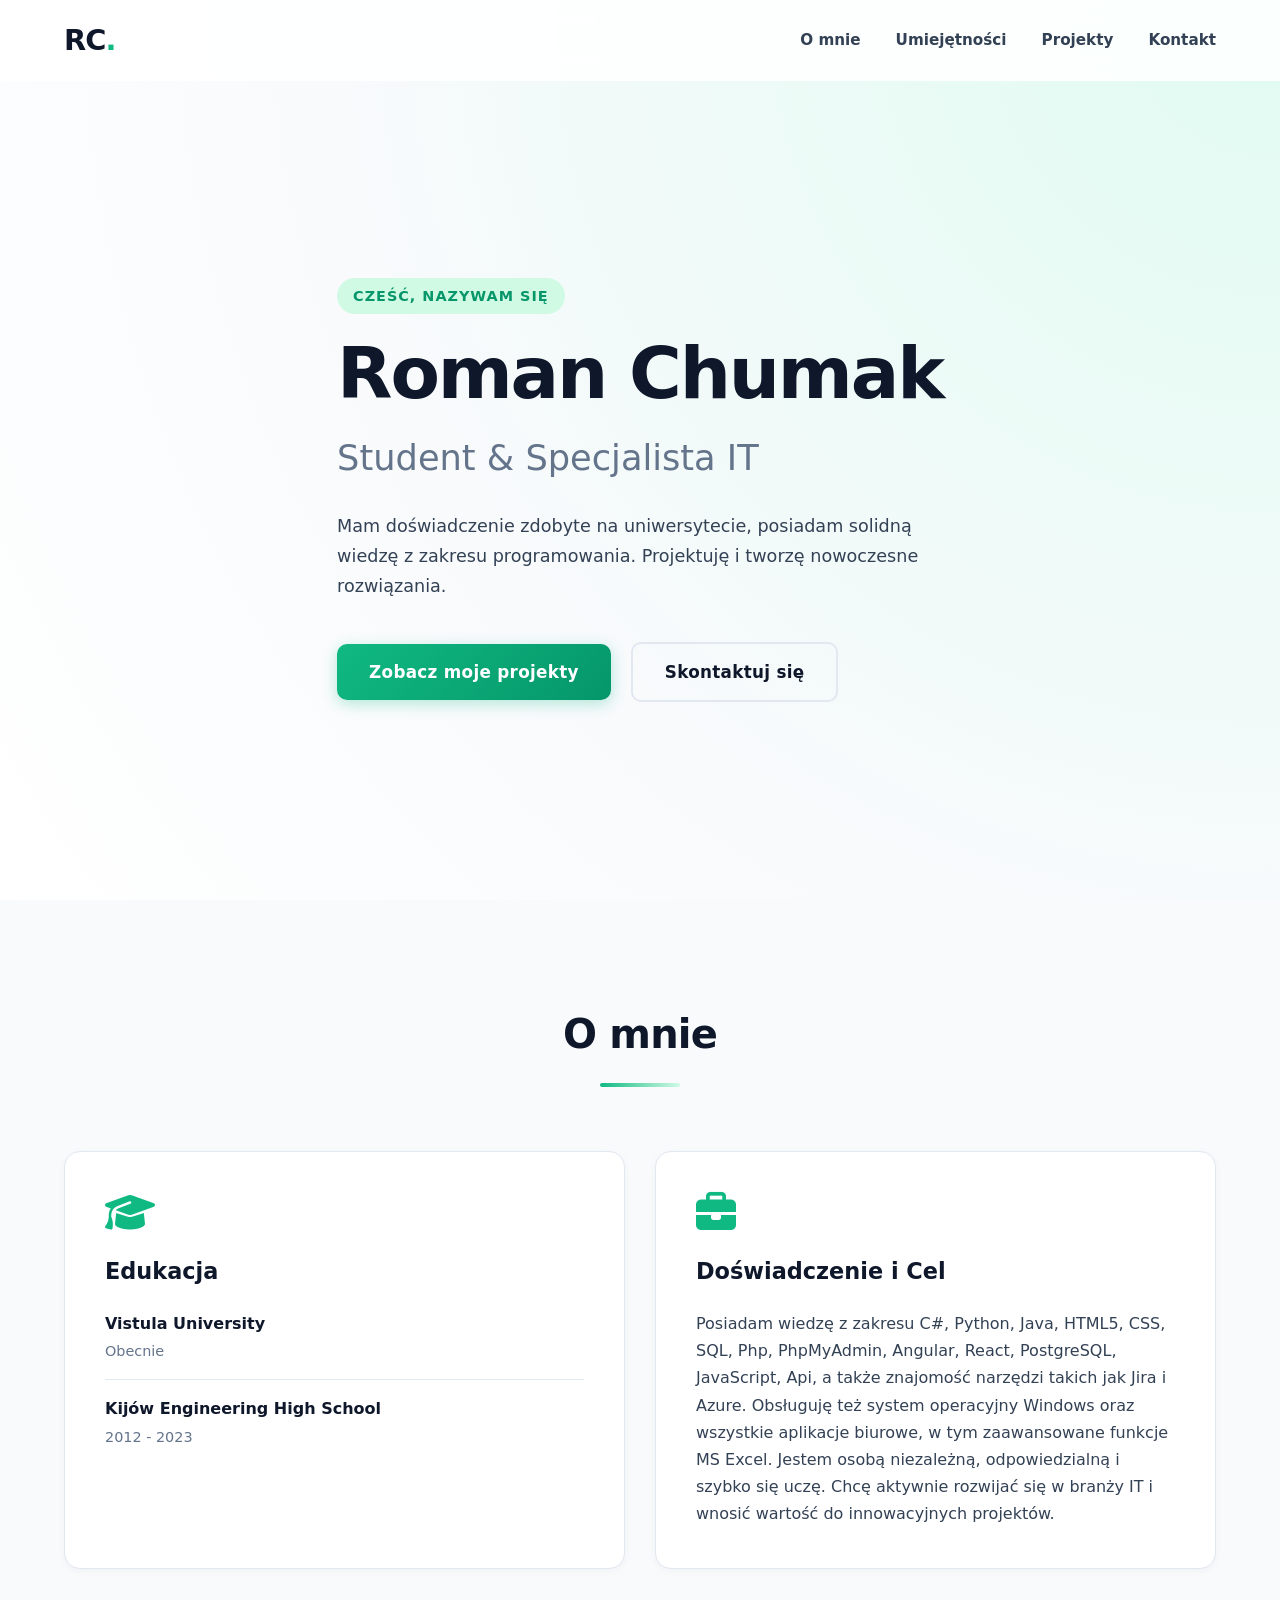
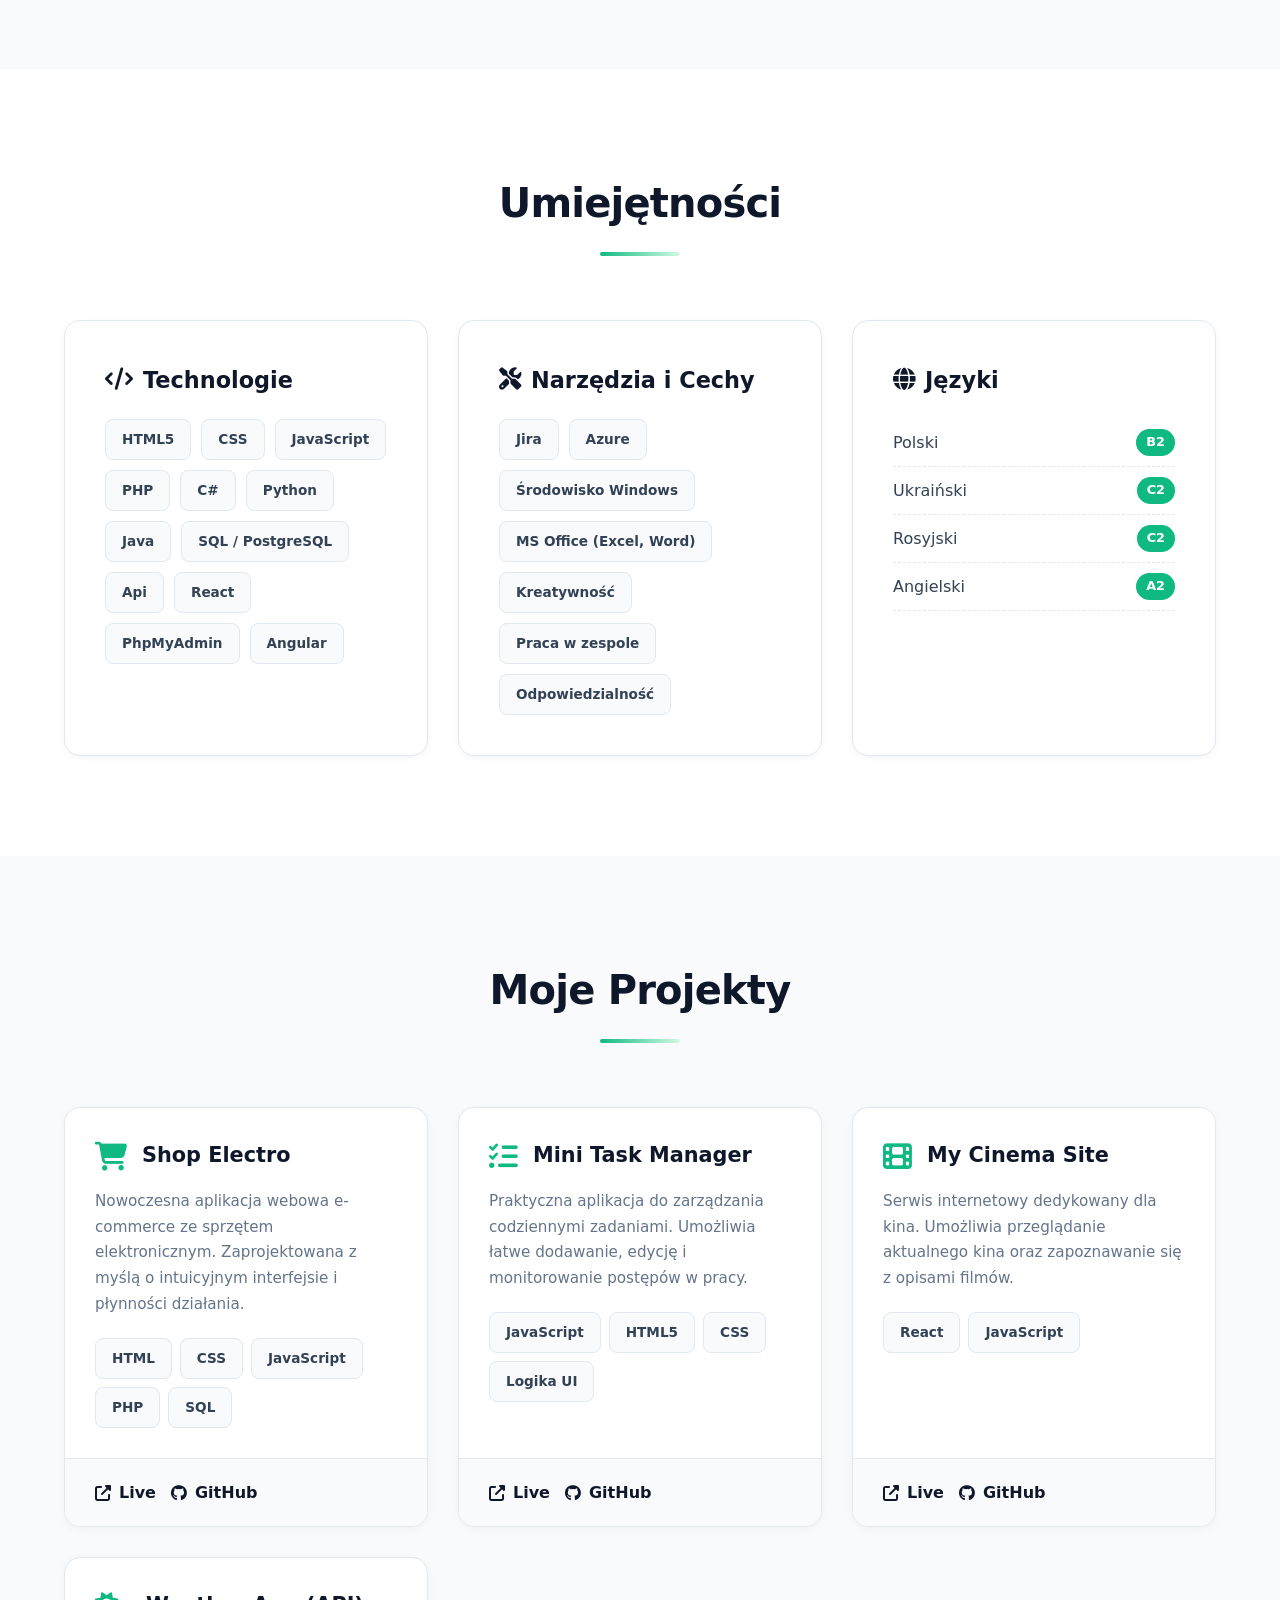
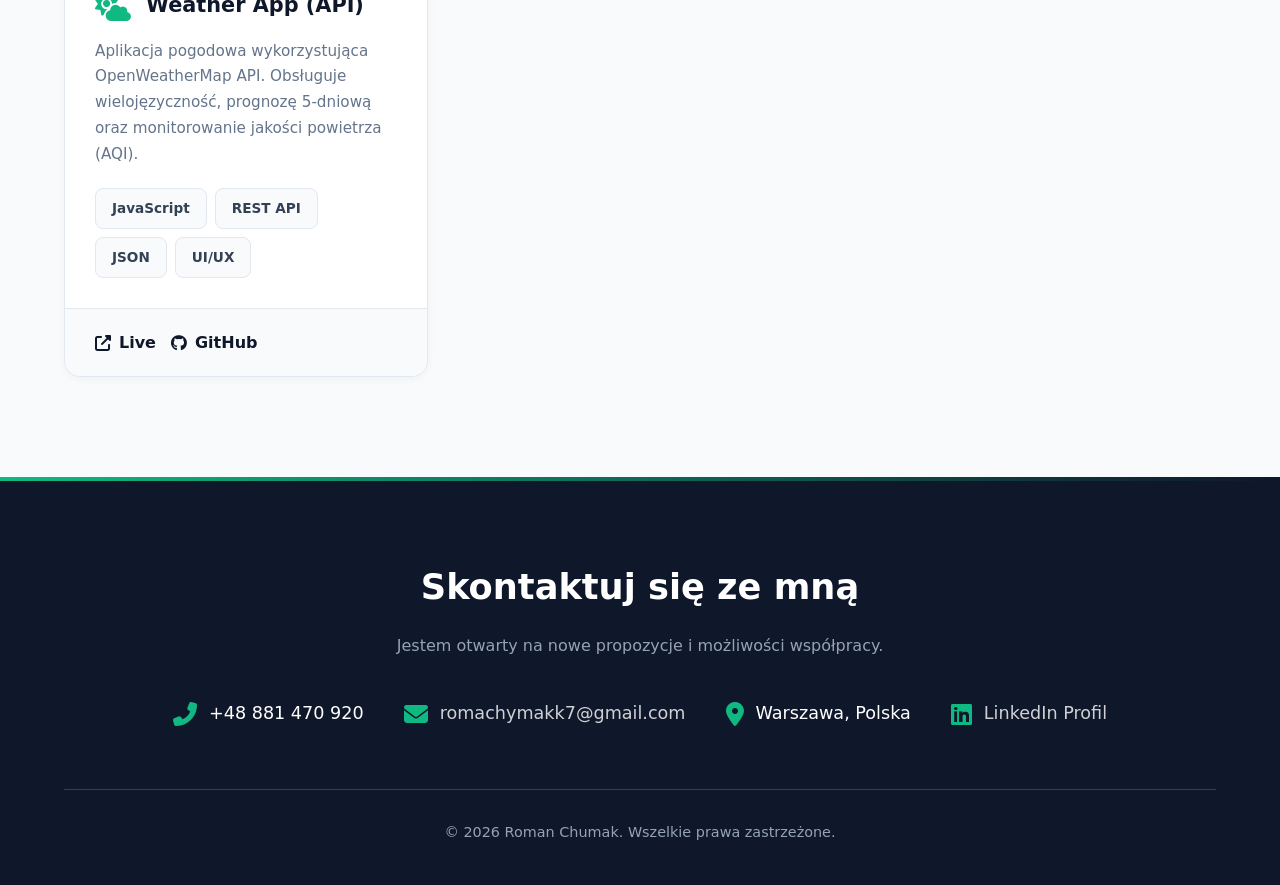
<file: index.html>
<!DOCTYPE html>
<html lang="pl">
<head>
    <meta charset="UTF-8">
    <meta name="viewport" content="width=device-width, initial-scale=1.0">
    <title>Roman Chumak | IT Professional Portfolio</title>
    <link rel="stylesheet" href="style.css">
    <link rel="stylesheet" href="https://cdnjs.cloudflare.com/ajax/libs/font-awesome/6.4.0/css/all.min.css">
</head>
<body>
    <header id="navbar">
        <nav class="container nav-content">
            <div class="logo">RC<span>.</span></div>
            <div class="menu-toggle" id="mobile-menu">
                <i class="fas fa-bars"></i>
            </div>
            <ul class="nav-links">
                <li><a href="#about">O mnie</a></li>
                <li><a href="#skills">Umiejętności</a></li>
                <li><a href="#projects">Projekty</a></li>
                <li><a href="#contact">Kontakt</a></li>
            </ul>
        </nav>
    </header>

    <section id="hero">
        <div class="container hero-content fade-in">
            <p class="greeting">Cześć, nazywam się</p>
            <h1>Roman Chumak</h1>
            <h2 class="role">Student & Specjalista IT</h2>
            <p class="summary">
                Mam doświadczenie zdobyte na uniwersytecie, posiadam solidną wiedzę z zakresu programowania. 
                Projektuję i tworzę nowoczesne rozwiązania.
            </p>
            <div class="hero-buttons">
                <a href="#projects" class="btn btn-primary">Zobacz moje projekty</a>
                <a href="#contact" class="btn btn-outline">Skontaktuj się</a>
            </div>
        </div>
    </section>

    <section id="about" class="section-padding bg-light">
        <div class="container fade-in">
            <h2 class="section-title">O mnie</h2>
            <div class="about-grid">
                <div class="about-card">
                    <i class="fas fa-graduation-cap about-icon"></i>
                    <h3>Edukacja</h3>
                    <ul class="timeline">
                        <li>
                            <strong>Vistula University</strong>
                            <span>Obecnie</span>
                        </li>
                        <li>
                            <strong>Kijów Engineering High School</strong>
                            <span>2012 - 2023</span>
                        </li>
                    </ul>
                </div>
                <div class="about-card">
                    <i class="fas fa-briefcase about-icon"></i>
                    <h3>Doświadczenie i Cel</h3>
                    <p>
                        Posiadam wiedzę z zakresu C#, Python, Java, HTML5, CSS, SQL, Php, PhpMyAdmin, Angular, React, PostgreSQL, JavaScript, Api, a także znajomość narzędzi takich jak Jira i Azure. 
                        Obsługuję też system operacyjny Windows oraz wszystkie aplikacje biurowe, w tym zaawansowane funkcje MS Excel.
                        Jestem osobą niezależną, odpowiedzialną i szybko się uczę. Chcę aktywnie rozwijać się w branży IT i wnosić wartość do innowacyjnych projektów.
                    </p>
                </div>
            </div>
        </div>
    </section>

    <section id="skills" class="section-padding">
        <div class="container fade-in">
            <h2 class="section-title">Umiejętności</h2>
            <div class="skills-grid">
                <div class="skill-category">
                    <h3><i class="fas fa-code"></i> Technologie</h3>
                    <div class="tags">
                        <span>HTML5</span>
                        <span>CSS</span>
                        <span>JavaScript</span>
                        <span>PHP</span>
                        <span>C#</span>
                        <span>Python</span>
                        <span>Java</span>
                        <span>SQL / PostgreSQL</span>
                        <span>Api</span>
                        <span>React</span>
                        <span>PhpMyAdmin</span>
                        <span>Angular</span>
                    </div>
                </div>
                <div class="skill-category">
                    <h3><i class="fas fa-tools"></i> Narzędzia i Cechy</h3>
                    <div class="tags">
                        <span>Jira</span>
                        <span>Azure</span>
                        <span>Środowisko Windows</span>
                        <span>MS Office (Excel, Word)</span>
                        <span>Kreatywność</span>
                        <span>Praca w zespole</span>
                        <span>Odpowiedzialność</span>
                    </div>
                </div>
                <div class="skill-category">
                    <h3><i class="fas fa-globe"></i> Języki</h3>
                    <ul class="language-list">
                        <li><span>Polski</span> <span class="badge">B2</span></li>
                        <li><span>Ukraiński</span> <span class="badge">C2</span></li>
                        <li><span>Rosyjski</span> <span class="badge">C2</span></li>
                        <li><span>Angielski</span> <span class="badge">A2</span></li>
                    </ul>
                </div>
            </div>
        </div>
    </section>

    <section id="projects" class="section-padding bg-light">
        <div class="container fade-in">
            <h2 class="section-title">Moje Projekty</h2>
            <div class="projects-grid">
                
                <div class="project-card">
                    <div class="project-content">
                        <div class="project-header">
                            <i class="fas fa-shopping-cart project-icon"></i>
                            <h3>Shop Electro</h3>
                        </div>
                        <p>Nowoczesna aplikacja webowa e-commerce ze sprzętem elektronicznym. Zaprojektowana z myślą o intuicyjnym interfejsie i płynności działania.</p>
                        <div class="project-tech">
                            <span>HTML</span><span>CSS</span><span>JavaScript</span><span>PHP</span><span>SQL</span>
                        </div>
                    </div>
                    <div class="project-footer" style="display: flex; gap: 15px;">
                        <a href="https://shop-electro-h2yf.onrender.com" target="_blank" class="project-link">
                             <i class="fas fa-external-link-alt"></i> Live 
                        </a>
                        <a href="https://github.com/roma770/shop_electro" target="_blank" class="project-link">
                             <i class="fab fa-github"></i> GitHub
                        </a>
                    </div>
                </div>

                <div class="project-card">
                    <div class="project-content">
                        <div class="project-header">
                            <i class="fas fa-tasks project-icon"></i>
                            <h3>Mini Task Manager</h3>
                        </div>
                        <p>Praktyczna aplikacja do zarządzania codziennymi zadaniami. Umożliwia łatwe dodawanie, edycję i monitorowanie postępów w pracy.</p>
                        <div class="project-tech">
                            <span>JavaScript</span><span>HTML5</span><span>CSS</span><span>Logika UI</span>
                        </div>
                    </div>
                    <div class="project-footer" style="display: flex; gap: 15px;">
                        <a href="https://mini-task-manager-z138.onrender.com" target="_blank" class="project-link">
                            <i class="fas fa-external-link-alt"></i> Live
                        </a>
                        <a href="https://github.com/roma770/mini-task-manager" target="_blank" class="project-link">
                            <i class="fab fa-github"></i> GitHub
                        </a>
                    </div>
                </div>

                <div class="project-card">
                    <div class="project-content">
                        <div class="project-header">
                            <i class="fas fa-film project-icon"></i>
                            <h3>My Cinema Site</h3>
                        </div>
                        <p>Serwis internetowy dedykowany dla kina. Umożliwia przeglądanie aktualnego kina oraz zapoznawanie się z opisami filmów.</p>
                        <div class="project-tech">
                            <span>React</span><span>JavaScript</span>
                        </div>
                    </div>
                    <div class="project-footer" style="display: flex; gap: 15px;">
                        <a href="https://roma770.github.io/My-cinema-site/" target="_blank" class="project-link">
                             <i class="fas fa-external-link-alt"></i> Live 
                        </a>
                        <a href="https://github.com/roma770/My-cinema-site" target="_blank" class="project-link">
                            <i class="fab fa-github"></i> GitHub
                        </a>
                    </div>
                </div>

                <div class="project-card">
                    <div class="project-content">
                        <div class="project-header">
                            <i class="fas fa-cloud-sun project-icon"></i>
                            <h3>Weather App (API)</h3>
                        </div>
                        <p>Aplikacja pogodowa wykorzystująca OpenWeatherMap API. Obsługuje wielojęzyczność, prognozę 5-dniową oraz monitorowanie jakości powietrza (AQI).</p>
                        <div class="project-tech">
                            <span>JavaScript</span><span>REST API</span><span>JSON</span><span>UI/UX</span>
                        </div>
                    </div>
                    <div class="project-footer" style="display: flex; gap: 15px;">
                        <a href="https://roma770.github.io/my-api-project/" target="_blank" class="project-link">
                             <i class="fas fa-external-link-alt"></i> Live 
                        </a>
                        <a href="https://github.com/roma770/my-api-project" target="_blank" class="project-link">
                             <i class="fab fa-github"></i> GitHub
                        </a>
                    </div>
                </div>

            </div>
        </div>
    </section>

    <footer id="contact" class="footer">
        <div class="container fade-in">
            <h2>Skontaktuj się ze mną</h2>
            <p>Jestem otwarty na nowe propozycje i możliwości współpracy.</p>
            <div class="contact-info">
                <div class="contact-item">
                    <i class="fas fa-phone-alt"></i>
                    <span>+48 881 470 920</span>
                </div>
                <div class="contact-item">
                    <i class="fas fa-envelope"></i>
                    <a href="mailto:romachymakk7@gmail.com">romachymakk7@gmail.com</a>
                </div>
                <div class="contact-item">
                    <i class="fas fa-map-marker-alt"></i>
                    <span>Warszawa, Polska</span>
                </div>
                <div class="contact-item">
                    <i class="fab fa-linkedin"></i>
                    <a href="https://www.linkedin.com/in/roman-chumak-4a1b893a0/" target="_blank">LinkedIn Profil</a>
                </div>
            </div>
            <p class="copyright">&copy; 2026 Roman Chumak. Wszelkie prawa zastrzeżone.</p>
        </div>
    </footer>

    <script src="script.js"></script>
</body>
</html>
</file>
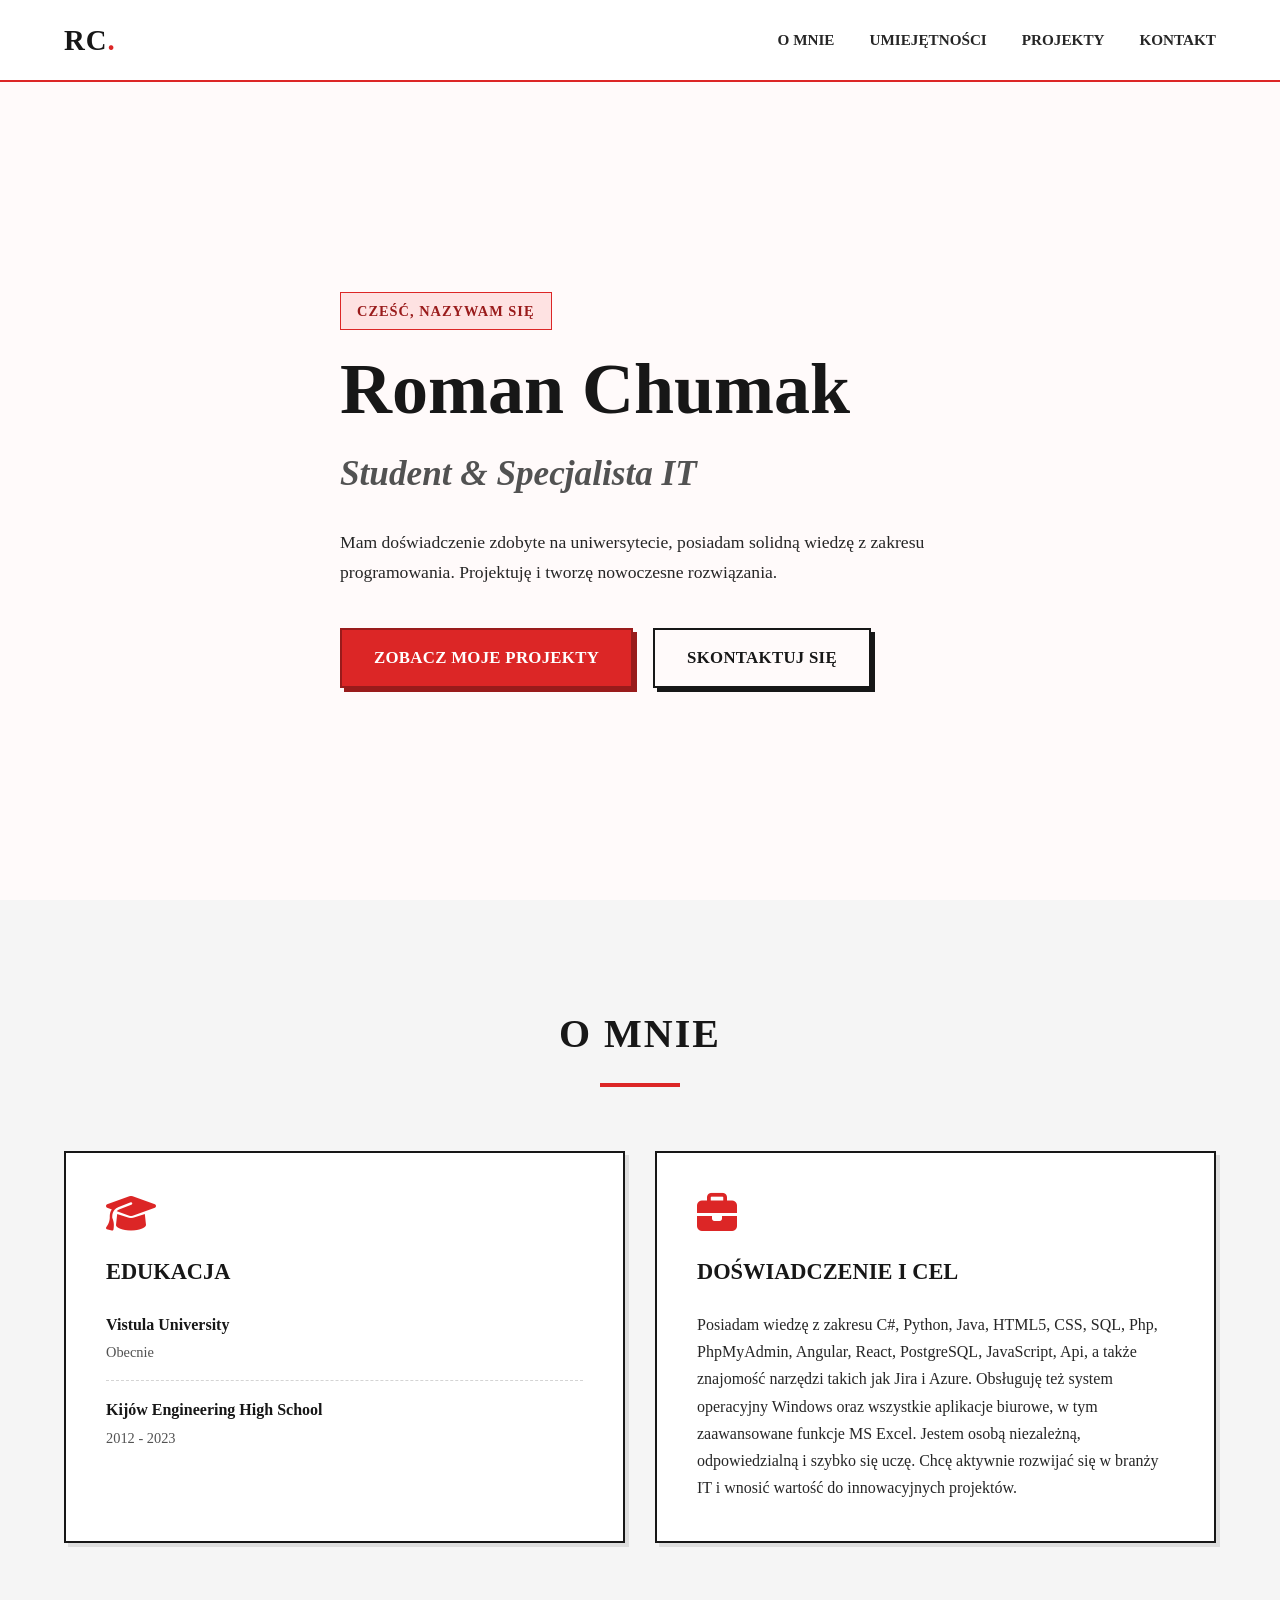
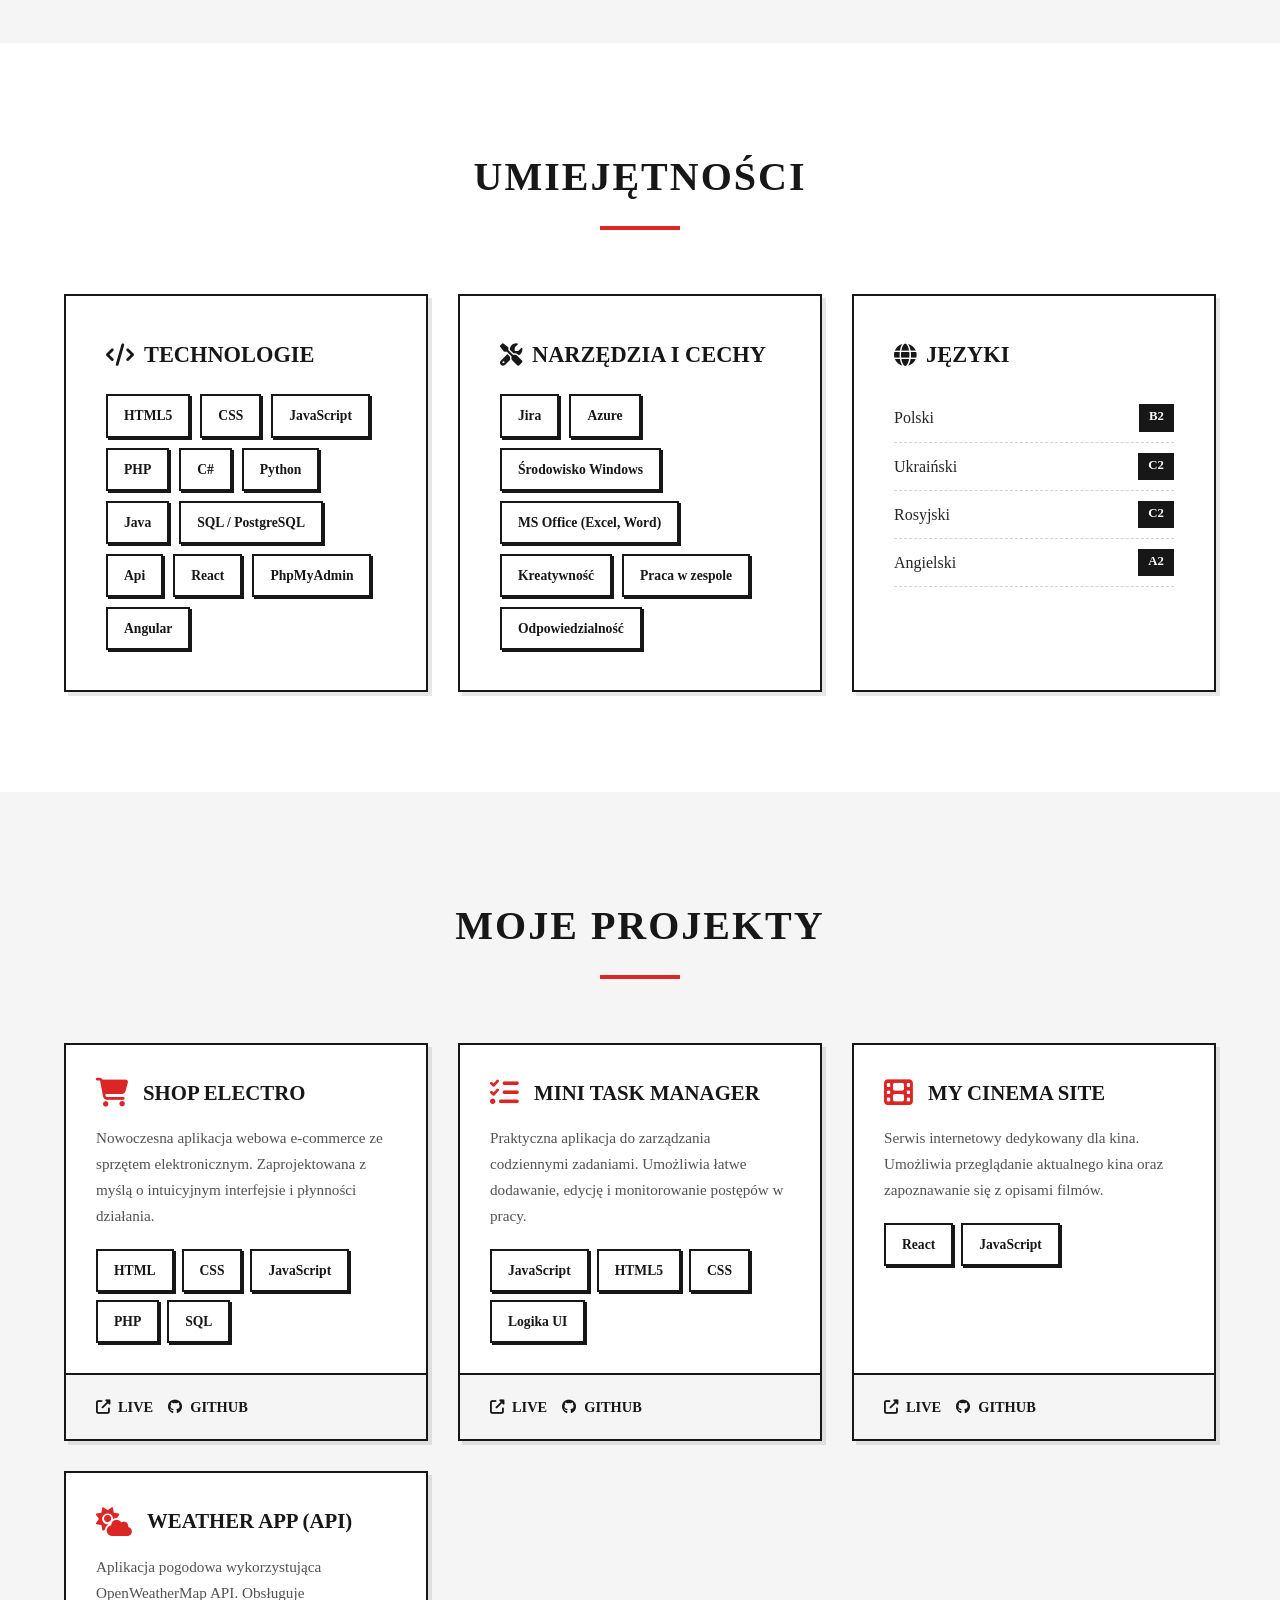
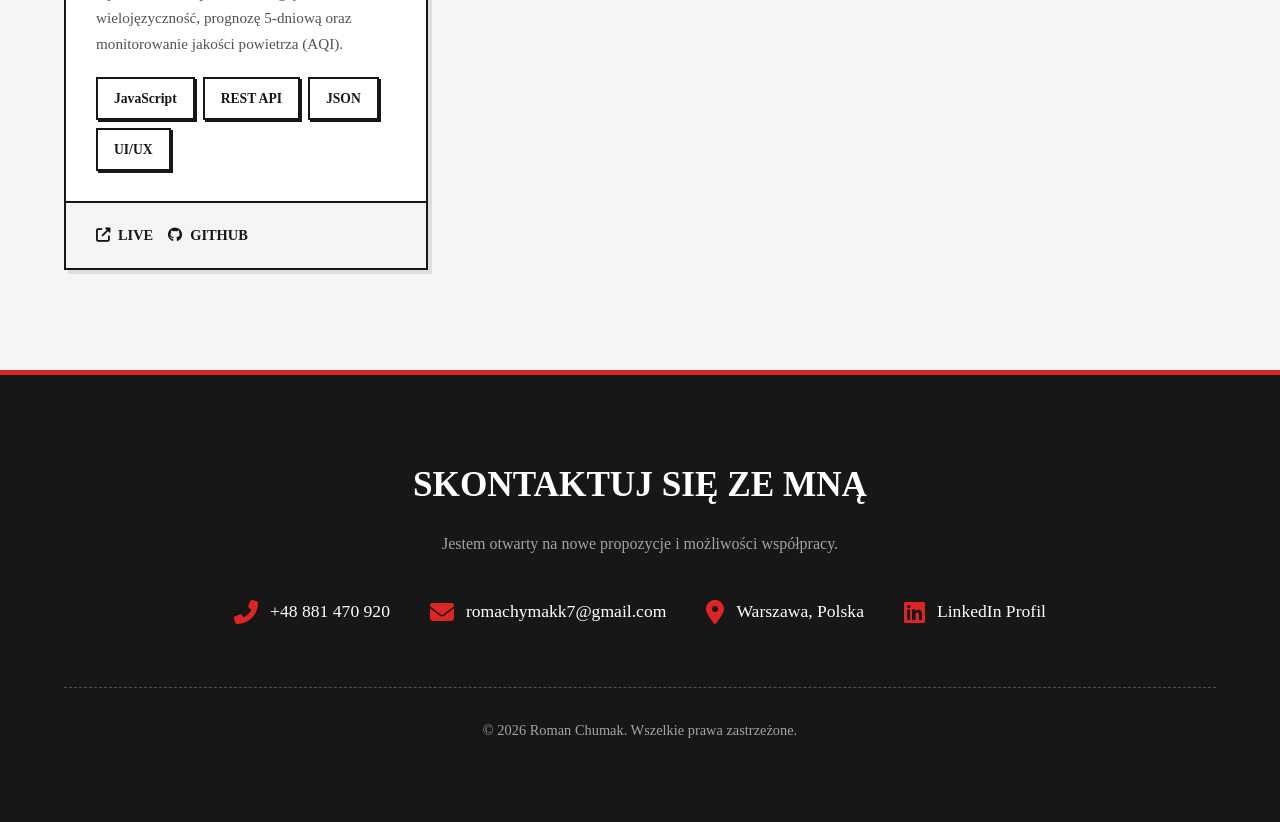
<file: zad3_motyw/index.html>
<!DOCTYPE html>
<html lang="pl">
<head>
    <meta charset="UTF-8">
    <meta name="viewport" content="width=device-width, initial-scale=1.0">
    <title>Roman Chumak | IT Professional Portfolio</title>
    <link rel="stylesheet" href="red.css">
    <link rel="stylesheet" href="https://cdnjs.cloudflare.com/ajax/libs/font-awesome/6.4.0/css/all.min.css">
</head>
<body>
    <header id="navbar">
        <nav class="container nav-content">
            <div class="logo">RC<span>.</span></div>
            <div class="menu-toggle" id="mobile-menu">
                <i class="fas fa-bars"></i>
            </div>
            <ul class="nav-links">
                <li><a href="#about">O mnie</a></li>
                <li><a href="#skills">Umiejętności</a></li>
                <li><a href="#projects">Projekty</a></li>
                <li><a href="#contact">Kontakt</a></li>
            </ul>
        </nav>
    </header>

    <section id="hero">
        <div class="container hero-content fade-in">
            <p class="greeting">Cześć, nazywam się</p>
            <h1>Roman Chumak</h1>
            <h2 class="role">Student & Specjalista IT</h2>
            <p class="summary">
                Mam doświadczenie zdobyte na uniwersytecie, posiadam solidną wiedzę z zakresu programowania. 
                Projektuję i tworzę nowoczesne rozwiązania.
            </p>
            <div class="hero-buttons">
                <a href="#projects" class="btn btn-primary">Zobacz moje projekty</a>
                <a href="#contact" class="btn btn-outline">Skontaktuj się</a>
            </div>
        </div>
    </section>

    <section id="about" class="section-padding bg-light">
        <div class="container fade-in">
            <h2 class="section-title">O mnie</h2>
            <div class="about-grid">
                <div class="about-card">
                    <i class="fas fa-graduation-cap about-icon"></i>
                    <h3>Edukacja</h3>
                    <ul class="timeline">
                        <li>
                            <strong>Vistula University</strong>
                            <span>Obecnie</span>
                        </li>
                        <li>
                            <strong>Kijów Engineering High School</strong>
                            <span>2012 - 2023</span>
                        </li>
                    </ul>
                </div>
                <div class="about-card">
                    <i class="fas fa-briefcase about-icon"></i>
                    <h3>Doświadczenie i Cel</h3>
                    <p>
                        Posiadam wiedzę z zakresu C#, Python, Java, HTML5, CSS, SQL, Php, PhpMyAdmin, Angular, React, PostgreSQL, JavaScript, Api, a także znajomość narzędzi takich jak Jira i Azure. 
                        Obsługuję też system operacyjny Windows oraz wszystkie aplikacje biurowe, w tym zaawansowane funkcje MS Excel.
                        Jestem osobą niezależną, odpowiedzialną i szybko się uczę. Chcę aktywnie rozwijać się w branży IT i wnosić wartość do innowacyjnych projektów.
                    </p>
                </div>
            </div>
        </div>
    </section>

    <section id="skills" class="section-padding">
        <div class="container fade-in">
            <h2 class="section-title">Umiejętności</h2>
            <div class="skills-grid">
                <div class="skill-category">
                    <h3><i class="fas fa-code"></i> Technologie</h3>
                    <div class="tags">
                        <span>HTML5</span>
                        <span>CSS</span>
                        <span>JavaScript</span>
                        <span>PHP</span>
                        <span>C#</span>
                        <span>Python</span>
                        <span>Java</span>
                        <span>SQL / PostgreSQL</span>
                        <span>Api</span>
                        <span>React</span>
                        <span>PhpMyAdmin</span>
                        <span>Angular</span>
                    </div>
                </div>
                <div class="skill-category">
                    <h3><i class="fas fa-tools"></i> Narzędzia i Cechy</h3>
                    <div class="tags">
                        <span>Jira</span>
                        <span>Azure</span>
                        <span>Środowisko Windows</span>
                        <span>MS Office (Excel, Word)</span>
                        <span>Kreatywność</span>
                        <span>Praca w zespole</span>
                        <span>Odpowiedzialność</span>
                    </div>
                </div>
                <div class="skill-category">
                    <h3><i class="fas fa-globe"></i> Języki</h3>
                    <ul class="language-list">
                        <li><span>Polski</span> <span class="badge">B2</span></li>
                        <li><span>Ukraiński</span> <span class="badge">C2</span></li>
                        <li><span>Rosyjski</span> <span class="badge">C2</span></li>
                        <li><span>Angielski</span> <span class="badge">A2</span></li>
                    </ul>
                </div>
            </div>
        </div>
    </section>

    <section id="projects" class="section-padding bg-light">
        <div class="container fade-in">
            <h2 class="section-title">Moje Projekty</h2>
            <div class="projects-grid">
                
                <div class="project-card">
                    <div class="project-content">
                        <div class="project-header">
                            <i class="fas fa-shopping-cart project-icon"></i>
                            <h3>Shop Electro</h3>
                        </div>
                        <p>Nowoczesna aplikacja webowa e-commerce ze sprzętem elektronicznym. Zaprojektowana z myślą o intuicyjnym interfejsie i płynności działania.</p>
                        <div class="project-tech">
                            <span>HTML</span><span>CSS</span><span>JavaScript</span><span>PHP</span><span>SQL</span>
                        </div>
                    </div>
                    <div class="project-footer" style="display: flex; gap: 15px;">
                        <a href="https://shop-electro-h2yf.onrender.com" target="_blank" class="project-link">
                             <i class="fas fa-external-link-alt"></i> Live 
                        </a>
                        <a href="https://github.com/roma770/shop_electro" target="_blank" class="project-link">
                             <i class="fab fa-github"></i> GitHub
                        </a>
                    </div>
                </div>

                <div class="project-card">
                    <div class="project-content">
                        <div class="project-header">
                            <i class="fas fa-tasks project-icon"></i>
                            <h3>Mini Task Manager</h3>
                        </div>
                        <p>Praktyczna aplikacja do zarządzania codziennymi zadaniami. Umożliwia łatwe dodawanie, edycję i monitorowanie postępów w pracy.</p>
                        <div class="project-tech">
                            <span>JavaScript</span><span>HTML5</span><span>CSS</span><span>Logika UI</span>
                        </div>
                    </div>
                    <div class="project-footer" style="display: flex; gap: 15px;">
                        <a href="https://mini-task-manager-z138.onrender.com" target="_blank" class="project-link">
                            <i class="fas fa-external-link-alt"></i> Live
                        </a>
                        <a href="https://github.com/roma770/mini-task-manager" target="_blank" class="project-link">
                            <i class="fab fa-github"></i> GitHub
                        </a>
                    </div>
                </div>

                <div class="project-card">
                    <div class="project-content">
                        <div class="project-header">
                            <i class="fas fa-film project-icon"></i>
                            <h3>My Cinema Site</h3>
                        </div>
                        <p>Serwis internetowy dedykowany dla kina. Umożliwia przeglądanie aktualnego kina oraz zapoznawanie się z opisami filmów.</p>
                        <div class="project-tech">
                            <span>React</span><span>JavaScript</span>
                        </div>
                    </div>
                    <div class="project-footer" style="display: flex; gap: 15px;">
                        <a href="https://roma770.github.io/My-cinema-site/" target="_blank" class="project-link">
                             <i class="fas fa-external-link-alt"></i> Live 
                        </a>
                        <a href="https://github.com/roma770/My-cinema-site" target="_blank" class="project-link">
                            <i class="fab fa-github"></i> GitHub
                        </a>
                    </div>
                </div>

                <div class="project-card">
                    <div class="project-content">
                        <div class="project-header">
                            <i class="fas fa-cloud-sun project-icon"></i>
                            <h3>Weather App (API)</h3>
                        </div>
                        <p>Aplikacja pogodowa wykorzystująca OpenWeatherMap API. Obsługuje wielojęzyczność, prognozę 5-dniową oraz monitorowanie jakości powietrza (AQI).</p>
                        <div class="project-tech">
                            <span>JavaScript</span><span>REST API</span><span>JSON</span><span>UI/UX</span>
                        </div>
                    </div>
                    <div class="project-footer" style="display: flex; gap: 15px;">
                        <a href="https://roma770.github.io/my-api-project/" target="_blank" class="project-link">
                             <i class="fas fa-external-link-alt"></i> Live 
                        </a>
                        <a href="https://github.com/roma770/my-api-project" target="_blank" class="project-link">
                             <i class="fab fa-github"></i> GitHub
                        </a>
                    </div>
                </div>

            </div>
        </div>
    </section>

    <footer id="contact" class="footer">
        <div class="container fade-in">
            <h2>Skontaktuj się ze mną</h2>
            <p>Jestem otwarty na nowe propozycje i możliwości współpracy.</p>
            <div class="contact-info">
                <div class="contact-item">
                    <i class="fas fa-phone-alt"></i>
                    <span>+48 881 470 920</span>
                </div>
                <div class="contact-item">
                    <i class="fas fa-envelope"></i>
                    <a href="mailto:romachymakk7@gmail.com">romachymakk7@gmail.com</a>
                </div>
                <div class="contact-item">
                    <i class="fas fa-map-marker-alt"></i>
                    <span>Warszawa, Polska</span>
                </div>
                <div class="contact-item">
                    <i class="fab fa-linkedin"></i>
                    <a href="https://www.linkedin.com/in/roman-chumak-4a1b893a0/" target="_blank">LinkedIn Profil</a>
                </div>
            </div>
            <p class="copyright">&copy; 2026 Roman Chumak. Wszelkie prawa zastrzeżone.</p>
        </div>
    </footer>

    <script src="script.js"></script>
</body>
</html>
</file>
<file: style.css>
/* =========================================
   1. ПЕРЕМЕННЫЕ (ЗЕЛЕНАЯ ГАММА ДЛЯ ЗАДАНИЯ)
   ========================================= */
:root {
    --primary: #10b981; /* Элегантный изумрудный (выполнит требование задания) */
    --primary-dark: #059669;
    --primary-light: #d1fae5;
    --primary-glow: rgba(16, 185, 129, 0.25);
    
    --dark: #0f172a;
    --text-main: #334155;
    --text-muted: #64748b;
    --bg-main: #ffffff;
    --bg-light: #f8fafc;
    --border-color: #e2e8f0;
    
    /* Улучшенные, более мягкие тени */
    --shadow-sm: 0 2px 8px rgba(15, 23, 42, 0.04);
    --shadow-md: 0 12px 24px -6px rgba(15, 23, 42, 0.08);
    --shadow-hover: 0 20px 30px -10px var(--primary-glow);
    
    --transition-bouncy: 0.4s cubic-bezier(0.175, 0.885, 0.32, 1.275);
}

/* =========================================
   2. БАЗОВЫЕ НАСТРОЙКИ
   ========================================= */
* {
    margin: 0;
    padding: 0;
    box-sizing: border-box;
}

body {
    font-family: 'Inter', 'Segoe UI', system-ui, sans-serif;
    color: var(--text-main);
    background-color: var(--bg-main);
    line-height: 1.7;
    scroll-behavior: smooth;
    overflow-x: hidden;
}

.container {
    max-width: 1200px;
    margin: 0 auto;
    padding: 0 24px;
}

.section-padding {
    padding: 100px 0;
}

.bg-light {
    background-color: var(--bg-light);
}

/* =========================================
   3. ТИПОГРАФИКА И ЗАГОЛОВКИ
   ========================================= */
.section-title {
    font-size: 2.5rem;
    color: var(--dark);
    margin-bottom: 4rem;
    text-align: center;
    position: relative;
    font-weight: 800;
    letter-spacing: -0.02em;
}

.section-title::after {
    content: '';
    display: block;
    width: 80px;
    height: 4px;
    background: linear-gradient(90deg, var(--primary), var(--primary-light));
    margin: 15px auto 0;
    border-radius: 4px;
}

/* =========================================
   4. НАВИГАЦИЯ (GLASSMORPHISM)
   ========================================= */
header {
    background: rgba(255, 255, 255, 0.85);
    backdrop-filter: blur(12px);
    -webkit-backdrop-filter: blur(12px);
    position: fixed;
    top: 0;
    width: 100%;
    z-index: 1000;
    border-bottom: 1px solid rgba(255, 255, 255, 0.3);
    box-shadow: 0 4px 30px rgba(0, 0, 0, 0.03);
    transition: all 0.3s ease;
}

.nav-content {
    display: flex;
    justify-content: space-between;
    align-items: center;
    height: 80px;
}

.logo {
    font-size: 1.8rem;
    font-weight: 900;
    color: var(--dark);
    letter-spacing: -0.03em;
}

.logo span {
    color: var(--primary);
}

.nav-links {
    display: flex;
    list-style: none;
    gap: 35px;
}

.nav-links a {
    text-decoration: none;
    color: var(--text-main);
    font-weight: 600;
    font-size: 0.95rem;
    position: relative;
    transition: color 0.3s ease;
}

.nav-links a::after {
    content: '';
    position: absolute;
    width: 0;
    height: 2px;
    bottom: -5px;
    left: 0;
    background-color: var(--primary);
    transition: width 0.3s ease;
}

.nav-links a:hover {
    color: var(--primary);
}

.nav-links a:hover::after {
    width: 100%;
}

.menu-toggle {
    display: none;
    font-size: 1.8rem;
    color: var(--dark);
    cursor: pointer;
    z-index: 1001; 
}

/* =========================================
   5. ГЛАВНЫЙ ЭКРАН (HERO)
   ========================================= */
#hero {
    min-height: 100vh;
    display: flex;
    align-items: center;
    background: radial-gradient(circle at top right, #e0fbf1 0%, #f8fafc 60%, #ffffff 100%);
    padding-top: 80px;
}

.hero-content {
    max-width: 800px;
}

.greeting {
    display: inline-block;
    color: var(--primary-dark);
    background: var(--primary-light);
    padding: 6px 16px;
    border-radius: 20px;
    font-weight: 700;
    font-size: 0.9rem;
    margin-bottom: 20px;
    text-transform: uppercase;
    letter-spacing: 1px;
}

.hero-content h1 {
    font-size: 4.5rem;
    color: var(--dark);
    line-height: 1.1;
    margin-bottom: 15px;
    font-weight: 900;
    letter-spacing: -0.03em;
}

.role {
    font-size: 2.2rem;
    color: var(--text-muted);
    margin-bottom: 24px;
    font-weight: 400;
}

.summary {
    font-size: 1.1rem;
    margin-bottom: 40px;
    max-width: 600px;
}

/* =========================================
   6. ИДЕАЛЬНЫЕ КНОПКИ
   ========================================= */
.hero-buttons {
    display: flex;
    flex-wrap: wrap; 
    gap: 20px;
    margin-top: 40px;
    align-items: center;
}

.btn {
    display: inline-flex;
    align-items: center;
    justify-content: center;
    padding: 14px 32px;
    border-radius: 10px;
    text-decoration: none;
    font-weight: 600;
    font-size: 1.05rem;
    letter-spacing: 0.3px;
    transition: all 0.3s cubic-bezier(0.25, 0.8, 0.25, 1); 
    cursor: pointer;
    border: none;
    outline: none;
    white-space: nowrap; 
}

.btn-primary {
    background: linear-gradient(135deg, #10b981 0%, #059669 100%);
    color: #ffffff;
    box-shadow: 0 4px 15px rgba(16, 185, 129, 0.3);
}

.btn-primary:hover {
    transform: translateY(-3px);
    box-shadow: 0 8px 25px rgba(16, 185, 129, 0.5);
    background: linear-gradient(135deg, #059669 0%, #047857 100%);
    color: #ffffff;
}

.btn-outline {
    background-color: transparent;
    color: var(--dark);
    border: 2px solid var(--border-color);
}

.btn-outline:hover {
    border-color: var(--primary);
    color: var(--primary);
    transform: translateY(-3px);
    box-shadow: 0 8px 25px rgba(15, 23, 42, 0.05);
}

/* =========================================
   7. КАРТОЧКИ (ОБО МНЕ, НАВЫКИ)
   ========================================= */
.about-grid, .skills-grid {
    display: grid;
    grid-template-columns: repeat(auto-fit, minmax(300px, 1fr));
    gap: 30px;
}

.about-card, .skill-category {
    background: var(--bg-main);
    padding: 40px;
    border-radius: 16px;
    box-shadow: var(--shadow-sm);
    border: 1px solid var(--border-color);
    transition: var(--transition-bouncy);
}

.about-card:hover, .skill-category:hover {
    transform: translateY(-8px);
    box-shadow: var(--shadow-hover);
    border-color: var(--primary-light);
}

.about-icon {
    font-size: 2.5rem;
    color: var(--primary);
    margin-bottom: 20px;
}

.about-card h3, .skill-category h3 {
    color: var(--dark);
    margin-bottom: 20px;
    font-size: 1.4rem;
}

.skill-category h3 {
    display: flex;
    align-items: center;
    gap: 10px;
}

.timeline {
    list-style: none;
}

.timeline li {
    padding-bottom: 15px;
    margin-bottom: 15px;
    border-bottom: 1px solid var(--border-color);
}

.timeline li:last-child {
    border-bottom: none;
    margin-bottom: 0;
    padding-bottom: 0;
}

.timeline strong {
    display: block;
    color: var(--dark);
}

.timeline span {
    color: var(--text-muted);
    font-size: 0.9rem;
}

/* =========================================
   8. ТЕГИ И ЯЗЫКИ
   ========================================= */
.tags {
    display: flex;
    flex-wrap: wrap;
    gap: 10px;
}

.tags span, .project-tech span {
    background: var(--bg-light);
    color: var(--text-main);
    padding: 8px 16px;
    border-radius: 8px;
    font-size: 0.85rem;
    font-weight: 600;
    border: 1px solid var(--border-color);
    transition: all 0.3s ease;
}

.tags span:hover, .project-tech span:hover {
    background: var(--primary-light);
    color: var(--primary-dark);
    border-color: var(--primary-light);
    transform: translateY(-2px);
}

.language-list {
    list-style: none;
}

.language-list li {
    display: flex;
    justify-content: space-between;
    padding: 10px 0;
    border-bottom: 1px dashed var(--border-color);
}

.badge {
    background: var(--primary);
    color: white;
    padding: 2px 10px;
    border-radius: 20px;
    font-size: 0.8rem;
    font-weight: bold;
}

/* =========================================
   9. ПРОЕКТЫ
   ========================================= */
.projects-grid {
    display: grid;
    grid-template-columns: repeat(auto-fill, minmax(320px, 1fr));
    gap: 30px;
}

.project-card {
    background: var(--bg-main);
    border-radius: 16px;
    overflow: hidden;
    box-shadow: var(--shadow-sm);
    transition: var(--transition-bouncy);
    display: flex;
    flex-direction: column;
    border: 1px solid var(--border-color);
    position: relative;
}

.project-card::before {
    content: "";
    position: absolute;
    top: 0;
    left: 0;
    width: 100%;
    height: 4px;
    background: linear-gradient(90deg, var(--primary), transparent);
    opacity: 0;
    transition: opacity 0.3s ease;
}

.project-card:hover {
    transform: translateY(-8px);
    box-shadow: var(--shadow-hover);
    border-color: var(--primary-light);
}

.project-card:hover::before {
    opacity: 1;
}

.project-content {
    padding: 30px;
    flex-grow: 1;
}

.project-header {
    display: flex;
    align-items: center;
    gap: 15px;
    margin-bottom: 15px;
}

.project-icon {
    font-size: 1.8rem;
    color: var(--primary);
}

.project-content h3 {
    color: var(--dark);
    font-size: 1.3rem;
}

.project-content p {
    color: var(--text-muted);
    margin-bottom: 20px;
    font-size: 0.95rem;
}

.project-tech {
    display: flex;
    flex-wrap: wrap;
    gap: 8px;
    margin-top: auto;
}

.project-footer {
    padding: 20px 30px;
    background: var(--bg-light);
    border-top: 1px solid var(--border-color);
}

.project-link {
    text-decoration: none;
    color: var(--dark);
    font-weight: 600;
    display: flex;
    align-items: center;
    gap: 8px;
    transition: color 0.3s;
}

.project-link:hover {
    color: var(--primary);
}

/* =========================================
   10. ПОДВАЛ (FOOTER)
   ========================================= */
.footer {
    background: var(--dark);
    color: white;
    padding: 80px 0 40px;
    text-align: center;
    position: relative;
}

.footer::before {
    content: '';
    position: absolute;
    top: 0;
    left: 0;
    width: 100%;
    height: 4px;
    background: linear-gradient(90deg, var(--primary), var(--dark));
}

.footer h2 {
    font-size: 2.2rem;
    margin-bottom: 15px;
}

.footer p {
    color: #94a3b8;
    margin-bottom: 40px;
}

.contact-info {
    display: flex;
    justify-content: center;
    flex-wrap: wrap;
    gap: 40px;
    margin-bottom: 60px;
}

.contact-item {
    display: flex;
    align-items: center;
    gap: 12px;
    font-size: 1.1rem;
}

.contact-item i {
    color: var(--primary);
    font-size: 1.5rem;
}

.contact-item a {
    color: white;
    text-decoration: none;
    transition: all 0.3s ease;
    opacity: 0.8;
}

.contact-item a:hover {
    color: var(--primary);
    opacity: 1;
    transform: scale(1.05);
}

.copyright {
    border-top: 1px solid #334155;
    padding-top: 30px;
    font-size: 0.9rem;
    margin-bottom: 0 !important;
}

/* =========================================
   11. АНИМАЦИИ ПОЯВЛЕНИЯ
   ========================================= */
.fade-in {
    opacity: 0;
    transform: translateY(30px);
    transition: opacity 0.8s ease, transform 0.8s ease;
}

.fade-in.visible {
    opacity: 1;
    transform: translateY(0);
}

/* =========================================
   12. АДАПТИВНОСТЬ (МОБИЛЬНЫЕ УСТРОЙСТВА)
   ========================================= */
@media (max-width: 768px) {
    .menu-toggle {
        display: block;
    }

    .nav-links {
        position: fixed;
        top: 0;
        right: -100%; 
        height: 100vh;
        width: 70%;
        background: rgba(255, 255, 255, 0.98);
        backdrop-filter: blur(20px);
        flex-direction: column;
        justify-content: center;
        align-items: center;
        transition: right 0.4s ease;
        box-shadow: -5px 0 15px rgba(0,0,0,0.1);
        gap: 40px;
    }

    .nav-links.active {
        right: 0;
    }

    .nav-links a {
        font-size: 1.5rem;
    }

    .hero-content h1 { 
        font-size: 2.8rem; 
    }
    
    .role {
        font-size: 1.5rem;
    }
    
    /* Исправленные мобильные кнопки */
    .hero-buttons { 
        flex-direction: column; 
        gap: 15px;
        width: 100%;
    }
    
    .hero-buttons .btn {
        width: 100%;
        padding: 16px 20px;
    }

    .section-padding {
        padding: 60px 0;
    }

    .section-title {
        font-size: 1.8rem;
    }

    .projects-grid, .about-grid, .skills-grid { 
        grid-template-columns: 1fr; 
    }

    .contact-info { 
        flex-direction: column; 
        gap: 20px; 
        align-items: flex-start;
        padding-left: 20px;
    }
}
</file>
<file: zad3_motyw/red.css>
:root {
    --primary: #dc2626; 
    --primary-dark: #991b1b;
    --primary-light: #fee2e2;
    --primary-glow: rgba(220, 38, 38, 0.25);
    
    --dark: #171717;
    --text-main: #262626;
    --text-muted: #525252;
    --bg-main: #ffffff;
    --bg-light: #f5f5f5;
    --border-color: #d4d4d4;

    --shadow-sm: 4px 4px 0px rgba(23, 23, 23, 0.1);
    --shadow-md: 6px 6px 0px rgba(23, 23, 23, 0.15);
    --shadow-hover: 8px 8px 0px var(--primary);
    
    --transition-bouncy: 0.3s ease-in-out;
}


* {
    margin: 0;
    padding: 0;
    box-sizing: border-box;
}

body {

    font-family: 'Georgia', 'Times New Roman', serif;
    color: var(--text-main);
    background-color: var(--bg-main);
    line-height: 1.7;
    scroll-behavior: smooth;
    overflow-x: hidden;
}

.container {
    max-width: 1200px;
    margin: 0 auto;
    padding: 0 24px;
}

.section-padding {
    padding: 100px 0;
}

.bg-light {
    background-color: var(--bg-light);
}
.section-title {
    font-size: 2.5rem;
    color: var(--dark);
    margin-bottom: 4rem;
    text-align: center;
    position: relative;
    font-weight: 800;
    text-transform: uppercase;
    letter-spacing: 2px;
}

.section-title::after {
    content: '';
    display: block;
    width: 80px;
    height: 4px;
    background: var(--primary); 
    margin: 15px auto 0;
}

header {
    background: #ffffff;
    position: fixed;
    top: 0;
    width: 100%;
    z-index: 1000;
    border-bottom: 2px solid var(--primary);
    box-shadow: var(--shadow-sm);
    transition: all 0.3s ease;
}

.nav-content {
    display: flex;
    justify-content: space-between;
    align-items: center;
    height: 80px;
}

.logo {
    font-size: 1.8rem;
    font-weight: 900;
    color: var(--dark);
    letter-spacing: 1px;
}

.logo span {
    color: var(--primary);
}

.nav-links {
    display: flex;
    list-style: none;
    gap: 35px;
}

.nav-links a {
    text-decoration: none;
    color: var(--text-main);
    font-weight: 600;
    font-size: 0.95rem;
    position: relative;
    transition: color 0.3s ease;
    text-transform: uppercase;
}

.nav-links a:hover {
    color: var(--primary);
}

.menu-toggle {
    display: none;
    font-size: 1.8rem;
    color: var(--dark);
    cursor: pointer;
    z-index: 1001; 
}
#hero {
    min-height: 100vh;
    display: flex;
    align-items: center;
    background: #fffafa; 
    padding-top: 80px;
}

.hero-content {
    max-width: 800px;
}

.greeting {
    display: inline-block;
    color: var(--primary-dark);
    background: var(--primary-light);
    padding: 6px 16px;
    border-radius: 0;
    font-weight: 700;
    font-size: 0.9rem;
    margin-bottom: 20px;
    text-transform: uppercase;
    letter-spacing: 1px;
    border: 1px solid var(--primary);
}

.hero-content h1 {
    font-size: 4.5rem;
    color: var(--dark);
    line-height: 1.1;
    margin-bottom: 15px;
    font-weight: 900;
}

.role {
    font-size: 2.2rem;
    color: var(--text-muted);
    margin-bottom: 24px;
    font-style: italic; 
}

.summary {
    font-size: 1.1rem;
    margin-bottom: 40px;
    max-width: 600px;
}
.hero-buttons {
    display: flex;
    flex-wrap: wrap; 
    gap: 20px;
    margin-top: 40px;
    align-items: center;
}

.btn {
    display: inline-flex;
    align-items: center;
    justify-content: center;
    padding: 14px 32px;
    border-radius: 0;
    text-decoration: none;
    font-weight: 600;
    font-size: 1.05rem;
    letter-spacing: 0.3px;
    transition: all 0.2s; 
    cursor: pointer;
    border: none;
    outline: none;
    text-transform: uppercase;
}

.btn-primary {
    background: var(--primary);
    color: #ffffff;
    border: 2px solid var(--primary-dark);
    box-shadow: 4px 4px 0px var(--primary-dark);
}

.btn-primary:hover {
    transform: translate(2px, 2px);
    box-shadow: 2px 2px 0px var(--primary-dark);
    background: var(--primary-dark);
}

.btn-outline {
    background-color: transparent;
    color: var(--dark);
    border: 2px solid var(--dark);
    box-shadow: 4px 4px 0px var(--dark);
}

.btn-outline:hover {
    background-color: var(--dark);
    color: #ffffff;
    transform: translate(2px, 2px);
    box-shadow: 2px 2px 0px var(--dark);
}
.about-grid, .skills-grid {
    display: grid;
    grid-template-columns: repeat(auto-fit, minmax(300px, 1fr));
    gap: 30px;
}

.about-card, .skill-category {
    background: var(--bg-main);
    padding: 40px;
    border-radius: 0; 
    box-shadow: var(--shadow-sm);
    border: 2px solid var(--dark);
    transition: all 0.2s;
}

.about-card:hover, .skill-category:hover {
    transform: translate(-4px, -4px);
    box-shadow: var(--shadow-hover);
    border-color: var(--primary);
}

.about-icon {
    font-size: 2.5rem;
    color: var(--primary);
    margin-bottom: 20px;
}

.about-card h3, .skill-category h3 {
    color: var(--dark);
    margin-bottom: 20px;
    font-size: 1.4rem;
    text-transform: uppercase;
}

.skill-category h3 {
    display: flex;
    align-items: center;
    gap: 10px;
}

.timeline {
    list-style: none;
}

.timeline li {
    padding-bottom: 15px;
    margin-bottom: 15px;
    border-bottom: 1px dashed var(--border-color);
}

.timeline li:last-child {
    border-bottom: none;
    margin-bottom: 0;
    padding-bottom: 0;
}

.timeline strong {
    display: block;
    color: var(--dark);
}

.timeline span {
    color: var(--text-muted);
    font-size: 0.9rem;
}
.tags {
    display: flex;
    flex-wrap: wrap;
    gap: 10px;
}

.tags span, .project-tech span {
    background: var(--bg-main);
    color: var(--dark);
    padding: 8px 16px;
    border-radius: 0; 
    font-size: 0.85rem;
    font-weight: bold;
    border: 2px solid var(--dark);
    box-shadow: 2px 2px 0px var(--dark);
    transition: all 0.2s ease;
}

.tags span:hover, .project-tech span:hover {
    background: var(--primary);
    color: white;
    border-color: var(--primary-dark);
    transform: translate(2px, 2px);
    box-shadow: 0px 0px 0px var(--dark);
}

.language-list {
    list-style: none;
}

.language-list li {
    display: flex;
    justify-content: space-between;
    padding: 10px 0;
    border-bottom: 1px dashed var(--border-color);
}

.badge {
    background: var(--dark);
    color: white;
    padding: 2px 10px;
    border-radius: 0; 
    font-size: 0.8rem;
    font-weight: bold;
}

.projects-grid {
    display: grid;
    grid-template-columns: repeat(auto-fill, minmax(320px, 1fr));
    gap: 30px;
}

.project-card {
    background: var(--bg-main);
    border-radius: 0;
    overflow: hidden;
    box-shadow: var(--shadow-sm);
    transition: all 0.2s;
    display: flex;
    flex-direction: column;
    border: 2px solid var(--dark);
    position: relative;
}

.project-card:hover {
    transform: translate(-4px, -4px);
    box-shadow: var(--shadow-hover);
    border-color: var(--primary);
}

.project-content {
    padding: 30px;
    flex-grow: 1;
}

.project-header {
    display: flex;
    align-items: center;
    gap: 15px;
    margin-bottom: 15px;
}

.project-icon {
    font-size: 1.8rem;
    color: var(--primary);
}

.project-content h3 {
    color: var(--dark);
    font-size: 1.3rem;
    text-transform: uppercase;
}

.project-content p {
    color: var(--text-muted);
    margin-bottom: 20px;
    font-size: 0.95rem;
}

.project-tech {
    display: flex;
    flex-wrap: wrap;
    gap: 8px;
    margin-top: auto;
}

.project-footer {
    padding: 20px 30px;
    background: var(--bg-light);
    border-top: 2px solid var(--dark);
}

.project-link {
    text-decoration: none;
    color: var(--dark);
    font-weight: bold;
    display: flex;
    align-items: center;
    gap: 8px;
    text-transform: uppercase;
    font-size: 0.9rem;
}

.project-link:hover {
    color: var(--primary);
    text-decoration: underline;
}
.footer {
    background: var(--dark);
    color: white;
    padding: 80px 0 40px;
    text-align: center;
    border-top: 5px solid var(--primary);
}

.footer h2 {
    font-size: 2.2rem;
    margin-bottom: 15px;
    text-transform: uppercase;
}

.footer p {
    color: #a3a3a3;
    margin-bottom: 40px;
}

.contact-info {
    display: flex;
    justify-content: center;
    flex-wrap: wrap;
    gap: 40px;
    margin-bottom: 60px;
}

.contact-item {
    display: flex;
    align-items: center;
    gap: 12px;
    font-size: 1.1rem;
}

.contact-item i {
    color: var(--primary);
    font-size: 1.5rem;
}

.contact-item a {
    color: white;
    text-decoration: none;
    transition: all 0.3s ease;
}

.contact-item a:hover {
    color: var(--primary);
    text-decoration: underline;
}

.copyright {
    border-top: 1px dashed #525252;
    padding-top: 30px;
    font-size: 0.9rem;
}
.fade-in {
    opacity: 0;
    transform: translateY(20px);
    transition: opacity 0.6s ease, transform 0.6s ease;
}

.fade-in.visible {
    opacity: 1;
    transform: translateY(0);
}
@media (max-width: 768px) {
    .menu-toggle { display: block; }
    .nav-links {
        position: fixed;
        top: 0;
        right: -100%; 
        height: 100vh;
        width: 70%;
        background: #ffffff;
        flex-direction: column;
        justify-content: center;
        align-items: center;
        transition: right 0.3s ease;
        border-left: 2px solid var(--dark);
        gap: 40px;
    }
    .nav-links.active { right: 0; }
    .nav-links a { font-size: 1.5rem; }
    .hero-content h1 { font-size: 2.8rem; }
    .role { font-size: 1.5rem; }
    .hero-buttons { flex-direction: column; width: 100%; gap: 15px; }
    .hero-buttons .btn { width: 100%; padding: 16px 20px; }
    .section-padding { padding: 60px 0; }
    .projects-grid, .about-grid, .skills-grid { grid-template-columns: 1fr; }
    .contact-info { 
        flex-direction: column; 
        gap: 20px; 
        align-items: flex-start;
        padding-left: 20px;
    }
}
</file>
